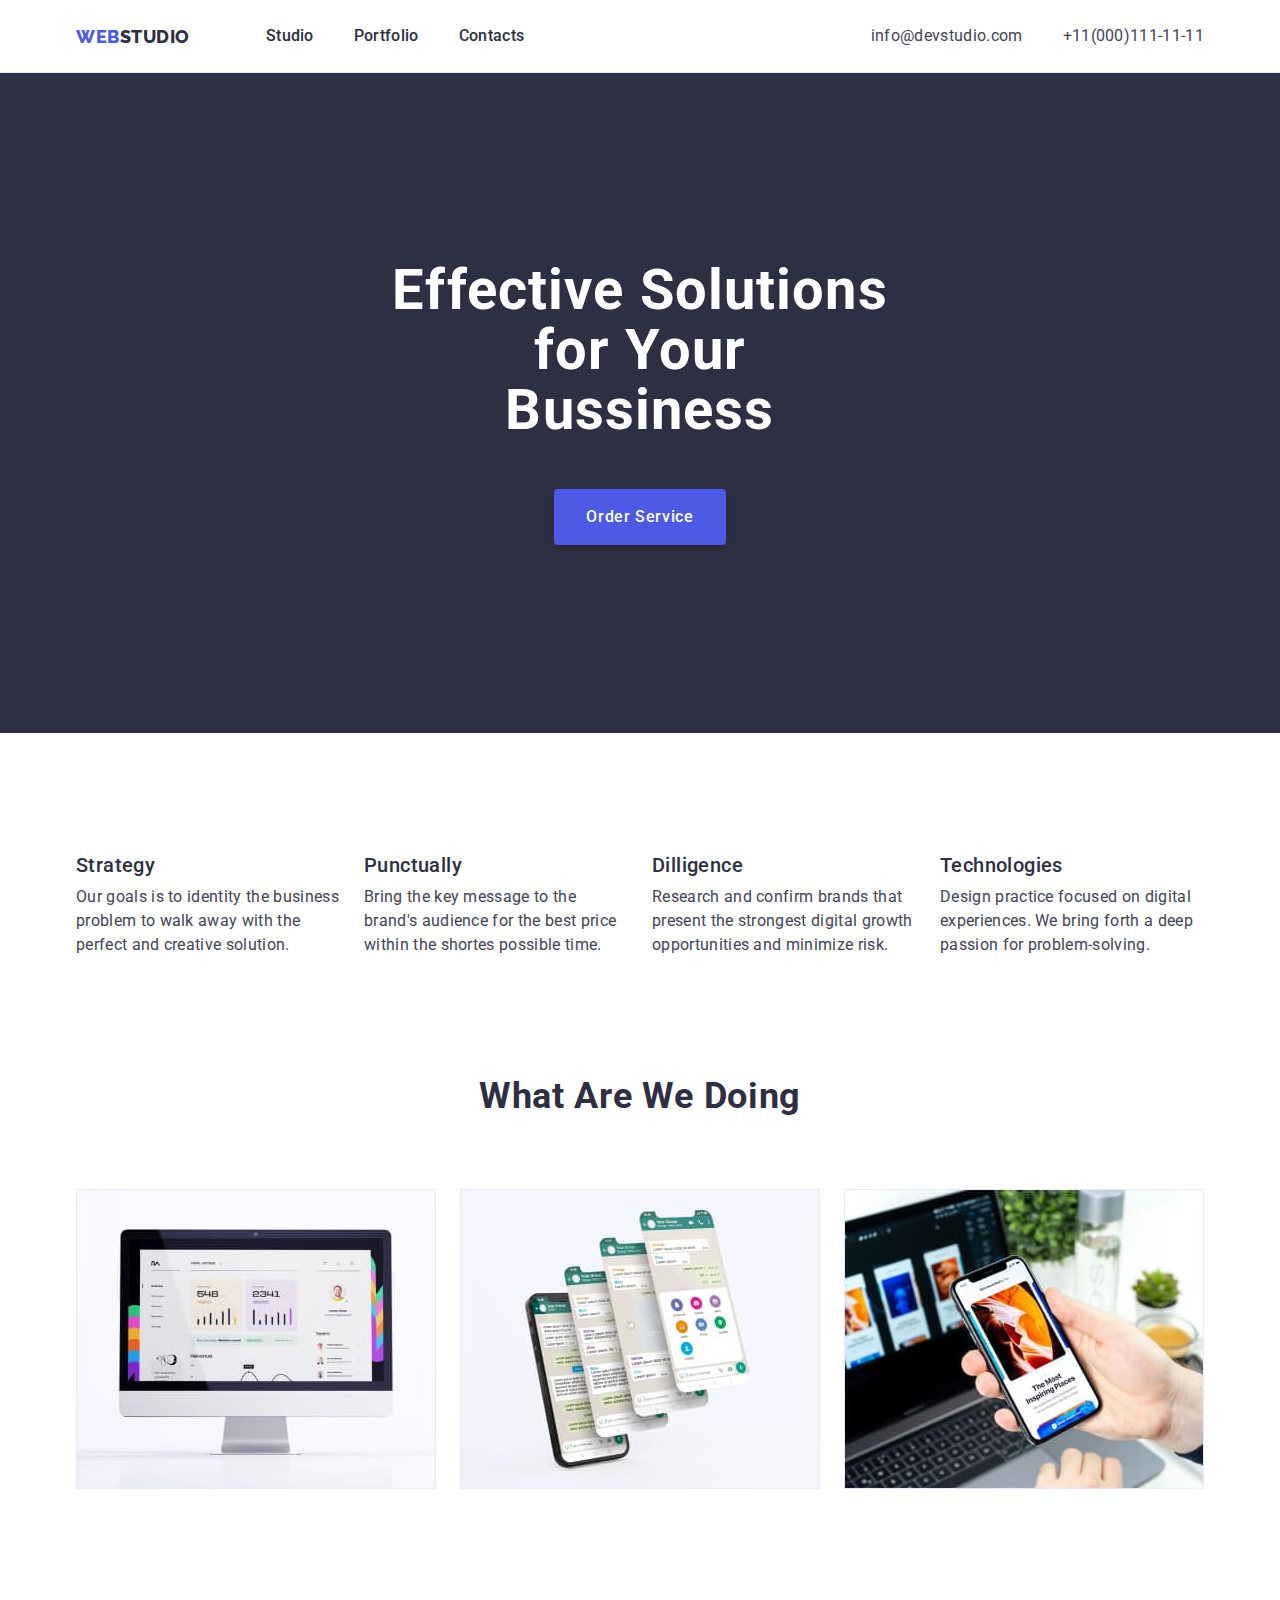
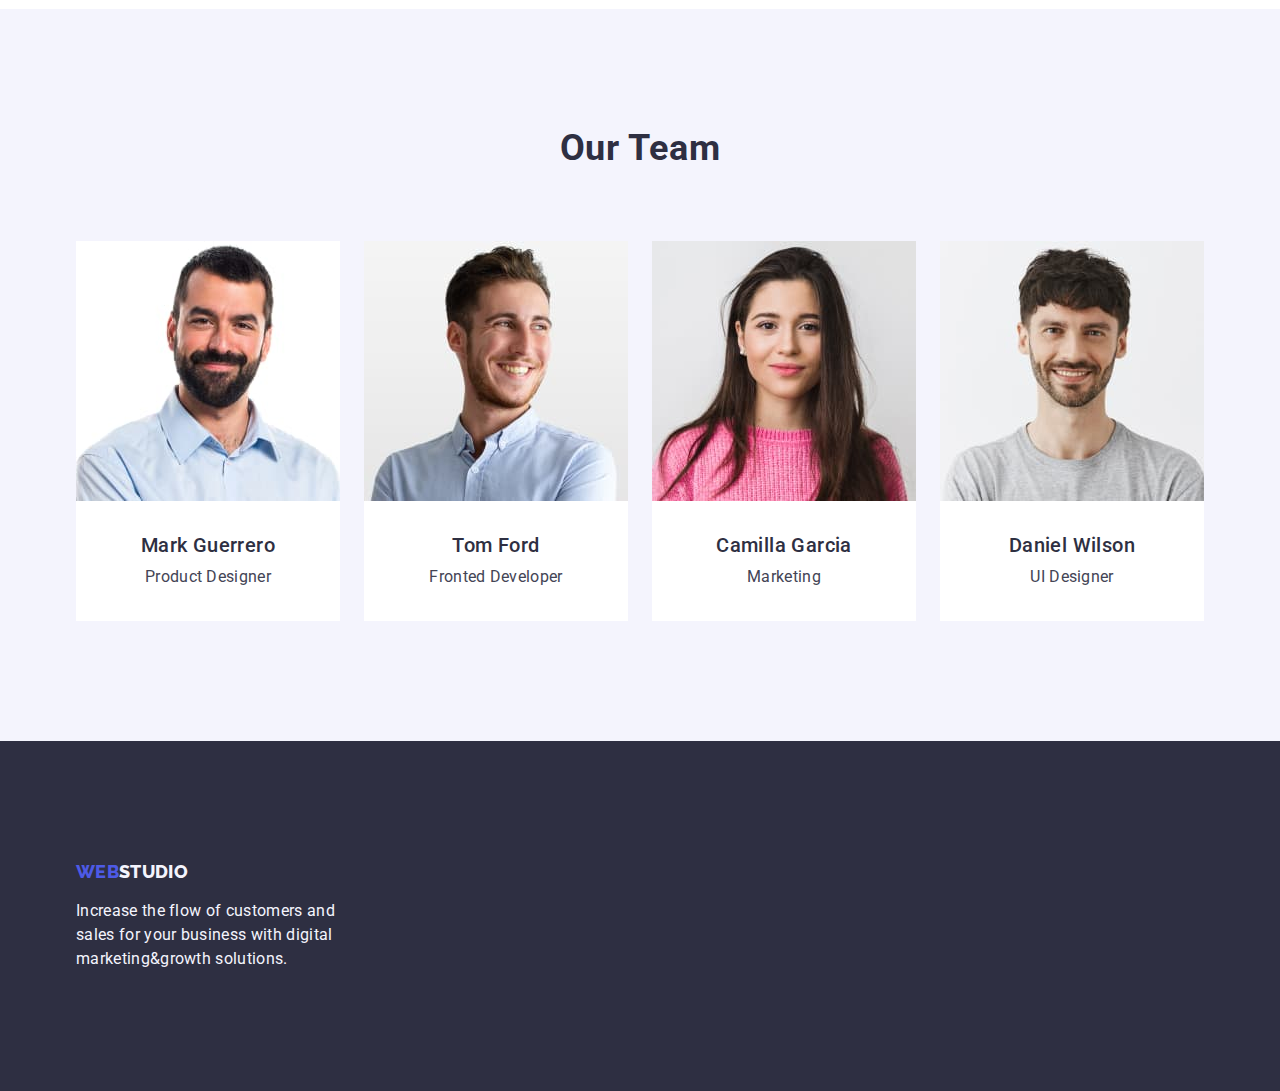
<file: index.html>
<!DOCTYPE html>
<html lang="en">
  <head>
    <meta charset="UTF-8" />
    <meta http-equiv="X-UA-Compatible" content="IE=edge" />
    <meta name="viewport" content="width=device-width, initial-scale=1.0" />
    <title>Web Studio</title>
    <link
      rel="stylesheet"
      href="https://cdnjs.cloudflare.com/ajax/libs/modern-normalize/1.0.0/modern-normalize.min.css" />
    <link rel="preconnect" href="https://fonts.googleapis.com" />
    <link rel="preconnect" href="https://fonts.gstatic.com" crossorigin />
    <link
      href="https://fonts.googleapis.com/css2?family=Raleway:wght@800&display=swap"
      rel="stylesheet" />
    <link
      href="https://fonts.googleapis.com/css2?family=Roboto:wght@400;500;700;900&display=swap"
      rel="stylesheet" />
    <link href="style.css" rel="stylesheet" />
  </head>
  <body>
    <header class="header-border">
      <div class="container header-setup">
        <a class="logo" href="./index.html"
          ><span class="logo-item">WEB</span>STUDIO</a
        >
        <nav class="nav-margin">
          <ul class="nav-setup">
            <li><a class="menu-item" href="./index.html">Studio</a></li>
            <li><a class="menu-item" href="./portfolio.html">Portfolio</a></li>
            <li><a class="menu-item" href="./index.html">Contacts</a></li>
          </ul>
        </nav>
        <address class="address-setup">
          <a class="linkaddress" href="mailto:info@devstudio.com"
            >info@devstudio.com</a
          >
          <a class="linkaddress2" href="tel:+11(000)111-11-11">
            +11(000)111-11-11</a
          >
        </address>
      </div>
    </header>
    <main>
      <section class="background-item">
        <div class="container">
          <h1 class="name-item">Effective Solutions for Your Bussiness</h1>
          <button type="button" class="button-order">Order Service</button>
        </div>
      </section>
      <section class="section">
        <div class="container">
          <ul class="list-setup">
            <li>
              <h3 class="list-item">Strategy</h3>
              <p class="list-description">
                Our goals is to identity the business problem to walk away with
                the perfect and creative solution.
              </p>
            </li>
            <li>
              <h3 class="list-item">Punctually</h3>
              <p class="list-description">
                Bring the key message to the brand's audience for the best price
                within the shortes possible time.
              </p>
            </li>
            <li>
              <h3 class="list-item">Dilligence</h3>
              <p class="list-description">
                Research and confirm brands that present the strongest digital
                growth opportunities and minimize risk.
              </p>
            </li>
            <li>
              <h3 class="list-item">Technologies</h3>
              <p class="list-description">
                Design practice focused on digital experiences. We bring forth a
                deep passion for problem-solving.
              </p>
            </li>
          </ul>
        </div>
      </section>
      <section>
        <div class="container">
          <h2 class="title-item">What Are We Doing</h2>
          <ul class="list-doing-setup">
            <li>
              <img
                src="./img/Rectangle-1.jpg"
                alt="computer screen"
                width="360"
                height="300" />
            </li>
            <li>
              <img
                src="./img/Rectangle-2.jpg"
                alt="telephone screens"
                width="360"
                height="300" />
            </li>
            <li>
              <img
                src="./img/Rectangle-3.jpg"
                alt="computer and telephone screens"
                width="360"
                height="300" />
            </li>
          </ul>
        </div>
      </section>
      <section class="backgroundteam-item section">
        <div class="container">
          <h2 class="title-item">Our Team</h2>
          <ul class="list-workers-setup">
            <li>
              <img
                src="./img/img.jpg"
                alt="a man in the middle age with beard"
                width="264"
                height="260" />
              <div class="table-workers">
                <h3 class="list1-item">Mark Guerrero</h3>
                <p class="list-description1">Product Designer</p>
              </div>
            </li>
            <li>
              <img
                src="./img/img-2.jpg"
                alt="a young, happy man"
                width="264"
                height="260" />
              <div class="table-workers">
                <h3 class="list1-item">Tom Ford</h3>
                <p class="list-description1">Fronted Developer</p>
              </div>
            </li>
            <li>
              <img
                src="./img/img-3.jpg"
                alt="a young woman, wearing a pink sweter"
                width="264"
                height="260" />
              <div class="table-workers">
                <h3 class="list1-item">Camilla Garcia</h3>
                <p class="list-description1">Marketing</p>
              </div>
            </li>
            <li>
              <img
                src="./img/img-4.jpg"
                alt="a young man with beard, smiling"
                width="264"
                height="260" />
              <div class="table-workers">
                <h3 class="list1-item">Daniel Wilson</h3>
                <p class="list-description1">UI Designer</p>
              </div>
            </li>
          </ul>
        </div>
      </section>
    </main>
    <footer class="background-footer section">
      <div class="container">
        <a class="logo2" href="./index.html"
          ><span class="logo-item">WEB</span>STUDIO</a
        >
        <p class="footer-item">
          Increase the flow of customers and sales for your business with
          digital marketing&#38;growth solutions.
        </p>
      </div>
    </footer>
  </body>
</html>
</file>
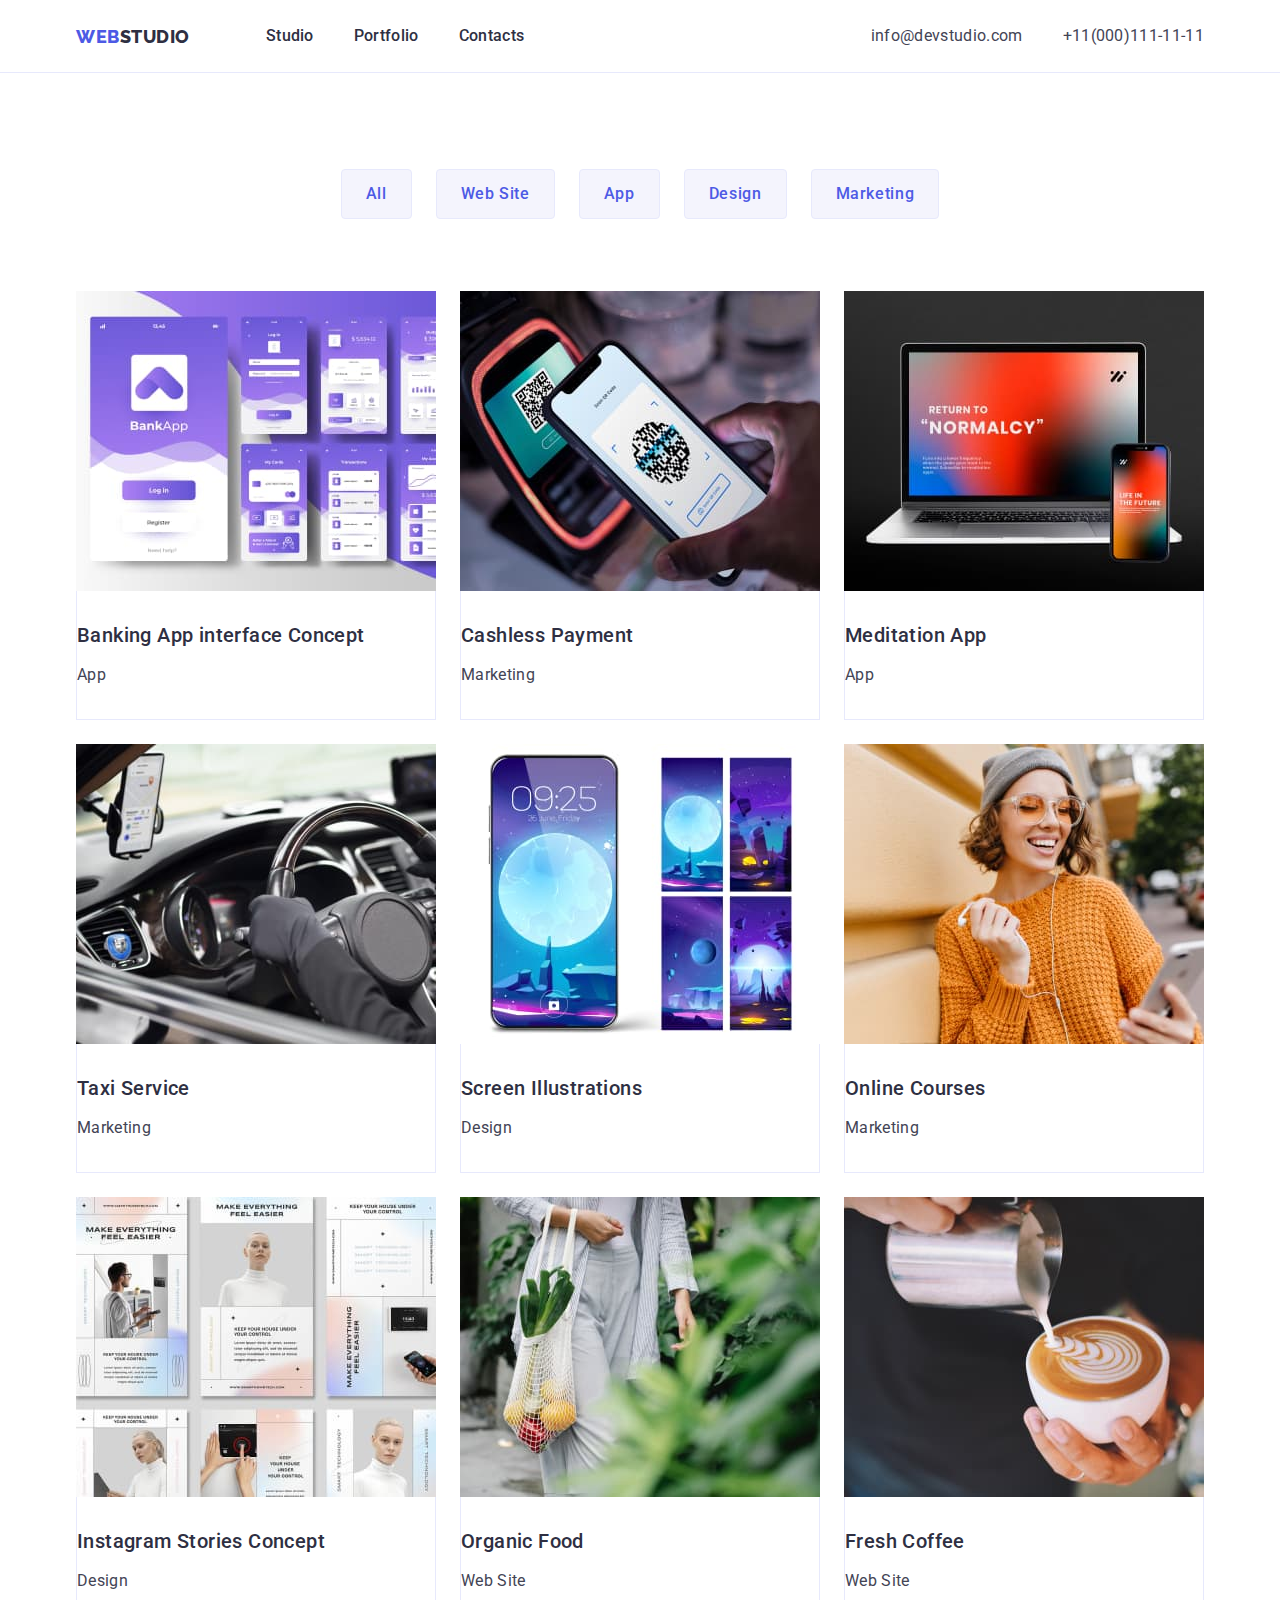
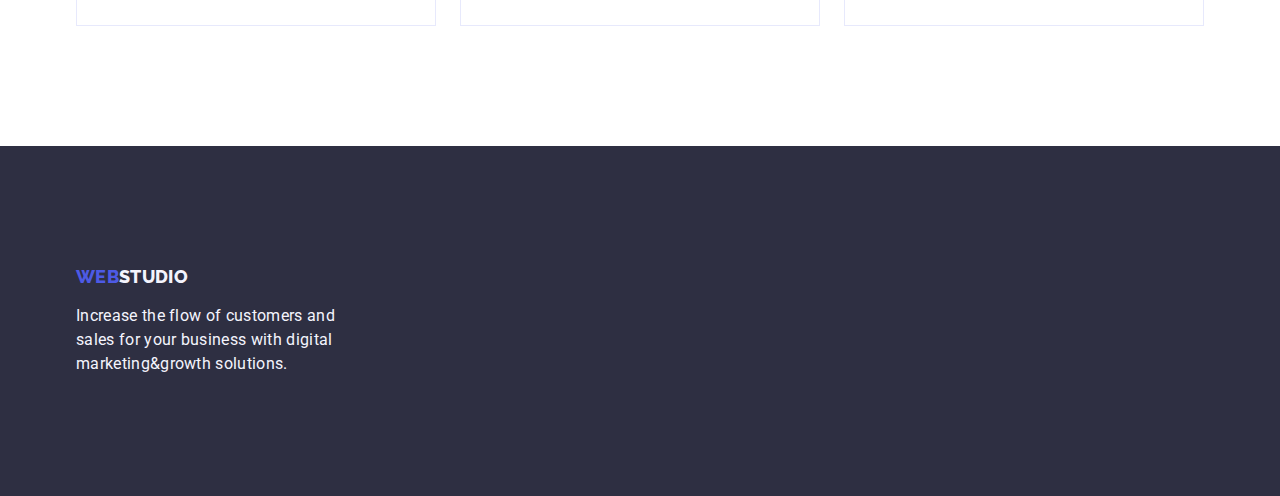
<file: portfolio.html>
<!DOCTYPE html>
<html lang="en">
  <head>
    <meta charset="UTF-8" />
    <meta http-equiv="X-UA-Compatible" content="IE=edge" />
    <meta name="viewport" content="width=device-width, initial-scale=1.0" />
    <title>Portfolio</title>
    <link
      rel="stylesheet"
      href="https://cdnjs.cloudflare.com/ajax/libs/modern-normalize/1.0.0/modern-normalize.min.css" />
    <link rel="preconnect" href="https://fonts.googleapis.com" />
    <link rel="preconnect" href="https://fonts.gstatic.com" crossorigin />
    <link
      href="https://fonts.googleapis.com/css2?family=Raleway:wght@800&display=swap"
      rel="stylesheet" />
    <link
      href="https://fonts.googleapis.com/css2?family=Roboto:wght@400;500;700;900&display=swap"
      rel="stylesheet" />
    <link href="style.css" rel="stylesheet" />
  </head>
  <body>
    <header class="header-border">
      <div class="container header-setup">
        <a class="logo" href="./index.html"
          ><span class="logo-item">WEB</span>STUDIO</a
        >
        <nav class="nav-margin">
          <ul class="nav-setup">
            <li><a class="menu-item" href="./index.html">Studio</a></li>
            <li><a class="menu-item" href="./portfolio.html">Portfolio</a></li>
            <li><a class="menu-item" href="./index.html">Contacts</a></li>
          </ul>
        </nav>
        <address class="address-setup">
          <a class="linkaddress" href="mailto:info@devstudio.com"
            >info@devstudio.com</a
          >
          <a class="linkaddress2" href="tel:+11(000)111-11-11">
            +11(000)111-11-11</a
          >
        </address>
      </div>
    </header>
    <main>
      <section class="portfolio-background" class="section">
        <div class="container">
          <ul class="buttonlist-setup">
            <li><button class="button-list" type="button">All</button></li>
            <li><button class="button-list" type="button">Web Site</button></li>
            <li><button class="button-list" type="button">App</button></li>
            <li><button class="button-list" type="button">Design</button></li>
            <li>
              <button class="button-list" type="button">Marketing</button>
            </li>
          </ul>
          <ul class="listofpicture-setup">
            <li>
              <img
                src="./img/img-5.jpg"
                alt="a screen showing intefaces"
                width="360"
                height="300" />
              <div class="table-activities">
                <h3 class="list2-item">Banking App interface Concept</h3>
                <p class="list-description2">App</p>
              </div>
            </li>
            <li>
              <img
                src="./img/img-6.jpg"
                alt="a telephone scaning QR code"
                width="360"
                height="300" />
              <div class="table-activities">
                <h3 class="list2-item">Cashless Payment</h3>
                <p class="list-description2">Marketing</p>
              </div>
            </li>
            <li>
              <img
                src="./img/img-7.jpg"
                alt="a computer and a telephone showing the same screen"
                width="360"
                height="300" />
              <div class="table-activities">
                <h3 class="list2-item">Meditation App</h3>
                <p class="list-description2">App</p>
              </div>
            </li>
            <li>
              <img
                src="./img/img-8.jpg"
                alt="a telephone inside car driving by a person in a black gloves"
                width="360"
                height="300" />
              <div class="table-activities">
                <h3 class="list2-item">Taxi Service</h3>
                <p class="list-description2">Marketing</p>
              </div>
            </li>
            <li>
              <img
                src="./img/img-9.jpg"
                alt="a telephone's screen showing night sky"
                width="360"
                height="300" />
              <div class="table-activities">
                <h3 class="list2-item">Screen Illustrations</h3>
                <p class="list-description2">Design</p>
              </div>
            </li>
            <li>
              <img
                src="./img/img-10.jpg"
                alt="a young woman, wearing an orange sweter"
                width="360"
                height="300" />
              <div class="table-activities">
                <h3 class="list2-item">Online Courses</h3>
                <p class="list-description2">Marketing</p>
              </div>
            </li>
            <li>
              <img
                src="./img/img-11.jpg"
                alt="six screens showing conspects"
                width="360"
                height="300" />
              <div class="table-activities">
                <h3 class="list2-item">Instagram Stories Concept</h3>
                <p class="list-description2">Design</p>
              </div>
            </li>
            <li>
              <img
                src="./img/img-12.jpg"
                alt="a young woman, wearing a bag with shopping"
                width="360"
                height="300" />
              <div class="table-activities">
                <h3 class="list2-item">Organic Food</h3>
                <p class="list-description2">Web Site</p>
              </div>
            </li>
            <li>
              <img
                src="./img/img-13.jpg"
                alt="a man pouring milt to the coffee"
                width="360"
                height="300" />
              <div class="table-activities">
                <h3 class="list2-item">Fresh Coffee</h3>
                <p class="list-description2">Web Site</p>
              </div>
            </li>
          </ul>
        </div>
      </section>
    </main>
    <footer class="background-footer section">
      <div class="container">
        <a class="logo2" href="./index.html"
          ><span class="logo-item">WEB</span>STUDIO</a
        >
        <p class="footer-item">
          Increase the flow of customers and sales for your business with
          digital marketing&#38;growth solutions.
        </p>
      </div>
    </footer>
  </body>
</html>
</file>
<file: style.css>
html {
  box-sizing: border-box;
}
:root {
  --main-font: Roboto, sans-serif;
  --secondary-font: Raleway, sans-serif;
  --transition: 250sm cubic-bezier(0.4, 0, 0.2, 1);
  --slate: #434455;
  --navyblue: #2e2f42;
  --iris: #4d5ae5;
  --ocean: #404bbf;
  --cloud: #f4f4fd;
  --cornflower: #e7e9fc;
}

body {
  font-family: var(--main-font);
  color: var(--slate);
  background-color: #fff;
  font-size: 16px;
  letter-spacing: 0.02em;
}
a {
  text-decoration: none;
  font-style: normal;
  color: var(--slate);
}
h1,
h2,
h3,
h4,
h5,
h6,
p {
  margin: 0;
}
ul,
ol {
  list-style: none;
  margin: 0;
  padding-left: 0;
}
img {
  display: block;
  max-width: 100%;
  height: auto;
}

ul {
  list-style: none;
}
.header-border {
  border-bottom: 1px solid #e7e9fc;
}
.logo {
  color: var(--navyblue);
  font-size: 18px;
  font-weight: 800;
  line-height: 1.17;
  font-family: "Raleway";
  letter-spacing: 0.54px;
  padding-top: 25.5px;
  padding-bottom: 25.5px;
}
.logo-item {
  color: var(--iris);
}
.address-setup {
  padding-top: 24px;
  padding-bottom: 24px;
  margin-left: auto;
  display: flex;
  gap: 40px;
}
.menu-item {
  color: var(--navyblue);
  font-weight: 500;
  line-height: 1.5;
  letter-spacing: 0.32px;
}
.linkaddress {
  line-height: 1.5;
  letter-spacing: 0.32px;
}
.linkaddress2 {
  line-height: 1.5;
  letter-spacing: 0.32px;
  margin-right: 0px;
}
.logo:hover,
.logo:focus,
.logo-item:hover,
.logo-item:focus,
.logo2:hover,
.logo2:focus,
.menu-item:hover,
.menu-item:focus,
.linkaddress:hover,
.linkaddress:focus,
.linkaddress2:hover,
.linkaddress2:focus {
  color: var(--ocean);
  line-height: 1.5;
  letter-spacing: 0.32px;
}

.background-item {
  background-color: var(--navyblue);
  text-align: center;
  padding: 188px 0;
}
.backgroundteam-item {
  background: var(--cloud);
}
.name-item {
  color: #fff;
  font-size: 56px;
  font-weight: 700;
  line-height: 1.07;
  letter-spacing: 1.12px;
  width: 496px;
  font-family: Roboto;
  margin: 0 auto;
  margin-bottom: 48px;
}
.button-order {
  color: white;
  font-weight: 500;
  cursor: pointer;
  font-family: inherit;
  font-size: 16px;
  line-height: 1.5;
  letter-spacing: 0.64px;
  background: var(--iris);
  display: inline-flex;
  padding: 16px 32px;
  align-items: flex-start;
  gap: 10px;
  border: none;
  border-radius: 4px;
  box-shadow: 0px 4px 4px 0px rgba(0, 0, 0, 0.15);
}
.list-item {
  color: var(--navyblue);
  font-size: 20px;
  font-weight: 500;
  line-height: 1.2;
  letter-spacing: 0.4px;
  text-align: left;
  margin-bottom: 8px;
}
.list1-item {
  color: var(--navyblue);
  font-size: 20px;
  font-weight: 500;
  line-height: 1.2;
  letter-spacing: 0.4px;
  text-align: center;
  margin-bottom: 8px;
}
.list2-item {
  color: var(--navyblue);
  font-size: 20px;
  font-weight: 500;
  line-height: 1.2;
  letter-spacing: 0.4px;
  text-align: left;
  padding-bottom: 16px;
}
.title-item {
  color: var(--navyblue);
  font-size: 36px;
  font-weight: 700;
  line-height: 1.11;
  letter-spacing: 0.72px;
  text-transform: capitalize;
  text-align: center;
  margin-bottom: 72px;
}
.list-description {
  font-weight: 400;
  line-height: 1.5;
  text-align: left;
  font-family: Roboto;
  letter-spacing: 0.32px;
}
.list-description1 {
  font-weight: 400;
  line-height: 1.5;
  text-align: center;
}
.list-description2 {
  line-height: 1.5;
  letter-spacing: 0.32px;
  text-align: left;
}

.background-footer {
  background: var(--navyblue);
  padding: 100px o;
}
.logo2 {
  color: var(--cloud);
  font-size: 18px;
  font-weight: 800;
  line-height: 1.17;
  font-family: "Raleway";
  display: block;
  margin-bottom: 17px;
}
.footer-item {
  color: var(--cloud);
  line-height: 1.5;
  letter-spacing: 0.32px;
  width: 264px;
}
.button-list {
  color: var(--iris);
  font-weight: 500;
  cursor: pointer;
  line-height: 1.5;
  letter-spacing: 0.64px;
  background: var(--cloud);
  font-family: inherit;
  font-size: 16px;
  padding: 12px 24px;
  border-radius: 4px;
  border: 1px solid var(--cornflower);
}
.button-order:hover,
.button-order:focus {
  background: var(--ocean);
}
.button-list:hover,
.button-list:focus {
  color: #fff;
  background: var(--ocean);
}
.portfolio-background {
  background: #fff;
}
.container {
  width: 1158px;
  margin: 0 auto;
  padding: 0 15px;
}
.section {
  padding-bottom: 120px;
  padding-top: 120px;
}
.header-setup {
  display: flex;
  text-align: center;
}

.nav-setup {
  display: flex;
}
.nav-setup li {
  margin-right: 40px;
  padding-top: 24px;
  padding-bottom: 24px;
}
.nav-margin {
  margin-left: 76px;
}
.nav-setup li:last-child {
  margin-right: 0px;
}
.list-doing-setup {
  display: flex;
  flex-direction: row;
  justify-content: center;
  padding-bottom: 120px;
  gap: 24px;
}
.list-workers-setup {
  display: flex;
  flex-direction: row;
  justify-content: center;
  gap: 24px;
}
.list-setup {
  display: flex;
  flex-direction: row;
}
.list-setup li {
  width: 264px;
  margin-right: 24px;
}
.list-setup li:last-child,
.list-doing-setup:last-child,
.buttonlist-setup li:last-child {
  margin-right: 0px;
}
.table-workers {
  width: 264px;
  background: white;
  padding-bottom: 32px;
  padding-top: 32px;
}
.picture-description {
  border-radius: 0px 0px 4px 4px;
  background: #fff;
  box-shadow: 0px 2px 1px 0px rgba(46, 47, 66, 0.08),
    0px 1px 1px 0px rgba(46, 47, 66, 0.16),
    0px 1px 6px 0px rgba(46, 47, 66, 0.08);
}
.table-activities {
  gap: 8px;
  background: white;
  padding-bottom: 32px;
  padding-top: 32px;
  border: 1px solid var(--cornflower);
  border-top: none;
}

.listofpicture-setup {
  margin-top: 72px;
  margin-bottom: 120px;
  display: flex;
  flex-wrap: wrap;
  gap: 24px;
}
.table-activities {
  background: white;
  padding-bottom: 32px;
  padding-top: 32px;
}
.listofpicture-setup li {
  flex-basis: auto;
}

.buttonlist-setup {
  display: flex;
  flex-direction: row;
  justify-content: center;
  margin-top: 96px;
}
.buttonlist-setup li {
  margin-right: 24px;
}
</file>
